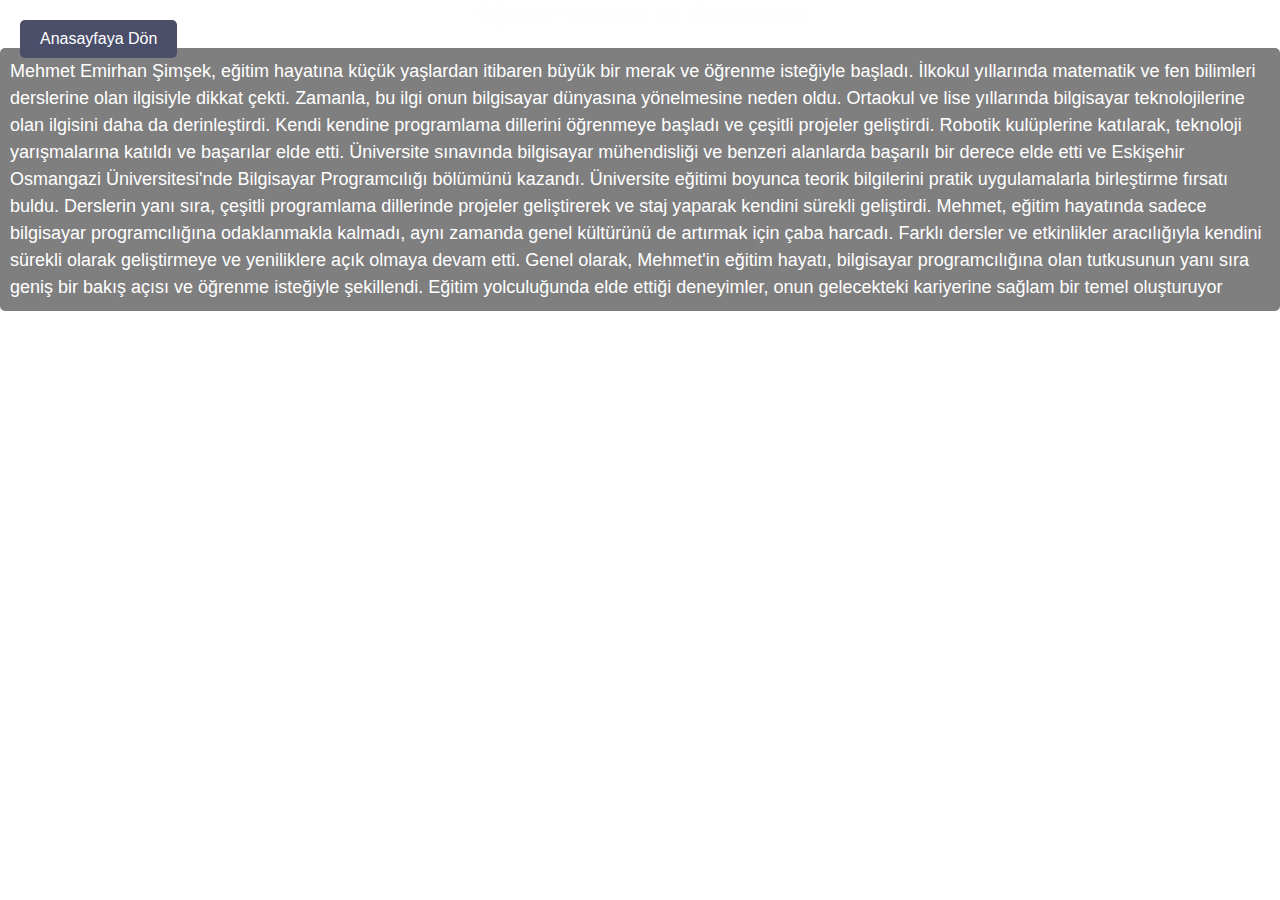
<file: eğitim.html>
<!DOCTYPE html>
<html lang="tr
">
<head>
    <meta charset="UTF-8">
    <meta name="viewport" content="width=device-width, initial-scale=1.0">
    <title>Eğitim Hayatım</title>
    <link rel="stylesheet" href="eğitimhayatım.css">
</head>
<body>
    <h3 id="eğitim">Eğitim Hayatım ve Geçmişim</h3>
    <p>Mehmet Emirhan Şimşek, eğitim hayatına küçük yaşlardan itibaren büyük bir merak ve öğrenme isteğiyle başladı. İlkokul yıllarında matematik ve fen bilimleri derslerine olan ilgisiyle dikkat çekti. Zamanla, bu ilgi onun bilgisayar dünyasına yönelmesine neden oldu.

    Ortaokul ve lise yıllarında bilgisayar teknolojilerine olan ilgisini daha da derinleştirdi. Kendi kendine programlama dillerini öğrenmeye başladı ve çeşitli projeler geliştirdi. Robotik kulüplerine katılarak, teknoloji yarışmalarına katıldı ve başarılar elde etti.

    Üniversite sınavında bilgisayar mühendisliği ve benzeri alanlarda başarılı bir derece elde etti ve Eskişehir Osmangazi Üniversitesi'nde Bilgisayar Programcılığı bölümünü kazandı. Üniversite eğitimi boyunca teorik bilgilerini pratik uygulamalarla birleştirme fırsatı buldu. Derslerin yanı sıra, çeşitli programlama dillerinde projeler geliştirerek ve staj yaparak kendini sürekli geliştirdi.

    Mehmet, eğitim hayatında sadece bilgisayar programcılığına odaklanmakla kalmadı, aynı zamanda genel kültürünü de artırmak için çaba harcadı. Farklı dersler ve etkinlikler aracılığıyla kendini sürekli olarak geliştirmeye ve yeniliklere açık olmaya devam etti.

    Genel olarak, Mehmet'in eğitim hayatı, bilgisayar programcılığına olan tutkusunun yanı sıra geniş bir bakış açısı ve öğrenme isteğiyle şekillendi. Eğitim yolculuğunda elde ettiği deneyimler, onun gelecekteki kariyerine sağlam bir temel oluşturuyor</p>
    <a href="index.html" class="anasayfa-btn">Anasayfaya Dön</a>
</body>
</html>
</file>
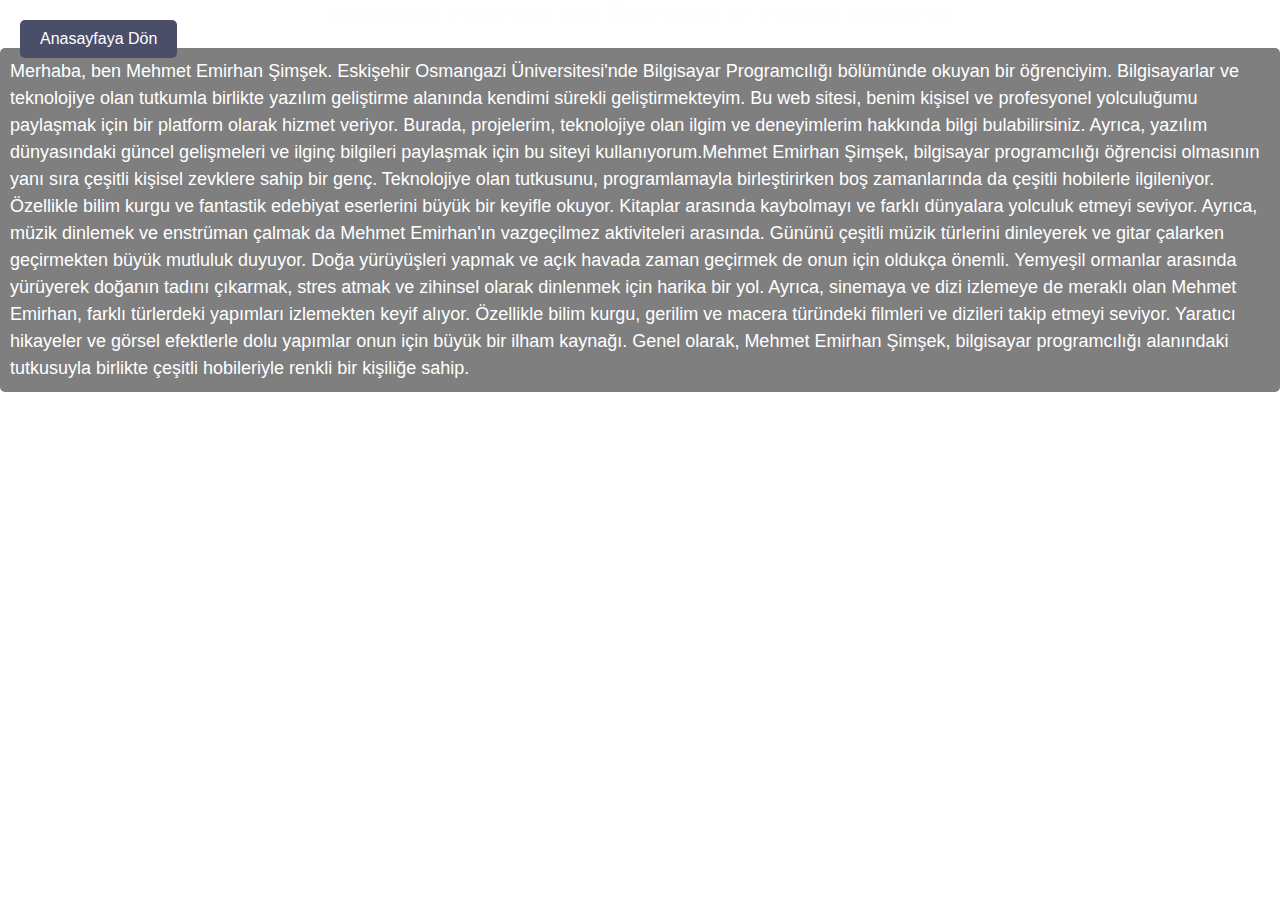
<file: hakkımda.html>
<!DOCTYPE html>
<html lang="tr">
<head>
    <meta charset="UTF-8">
    <meta name="viewport" content="width=device-width, initial-scale=1.0">
    <title>Hakkımda</title>
    <link rel="stylesheet" href="hakkımda.css">
</head>
<body>
    <h3 id="Hakkımda">Bilgisayar Programcılığı Öğrencisi ve Yazılım Geliştirici</h3>
    <p>Merhaba, ben Mehmet Emirhan Şimşek. Eskişehir Osmangazi Üniversitesi'nde Bilgisayar Programcılığı bölümünde okuyan bir öğrenciyim. Bilgisayarlar ve teknolojiye olan tutkumla birlikte yazılım geliştirme alanında kendimi sürekli geliştirmekteyim.

    Bu web sitesi, benim kişisel ve profesyonel yolculuğumu paylaşmak için bir platform olarak hizmet veriyor. Burada, projelerim, teknolojiye olan ilgim ve deneyimlerim hakkında bilgi bulabilirsiniz. Ayrıca, yazılım dünyasındaki güncel gelişmeleri ve ilginç bilgileri paylaşmak için bu siteyi kullanıyorum.Mehmet Emirhan Şimşek, bilgisayar programcılığı öğrencisi olmasının yanı sıra çeşitli kişisel zevklere sahip bir genç. Teknolojiye olan tutkusunu, programlamayla birleştirirken boş zamanlarında da çeşitli hobilerle ilgileniyor. Özellikle bilim kurgu ve fantastik edebiyat eserlerini büyük bir keyifle okuyor. Kitaplar arasında kaybolmayı ve farklı dünyalara yolculuk etmeyi seviyor.

    Ayrıca, müzik dinlemek ve enstrüman çalmak da Mehmet Emirhan'ın vazgeçilmez aktiviteleri arasında. Gününü çeşitli müzik türlerini dinleyerek ve gitar çalarken geçirmekten büyük mutluluk duyuyor. Doğa yürüyüşleri yapmak ve açık havada zaman geçirmek de onun için oldukça önemli. Yemyeşil ormanlar arasında yürüyerek doğanın tadını çıkarmak, stres atmak ve zihinsel olarak dinlenmek için harika bir yol.
    
    Ayrıca, sinemaya ve dizi izlemeye de meraklı olan Mehmet Emirhan, farklı türlerdeki yapımları izlemekten keyif alıyor. Özellikle bilim kurgu, gerilim ve macera türündeki filmleri ve dizileri takip etmeyi seviyor. Yaratıcı hikayeler ve görsel efektlerle dolu yapımlar onun için büyük bir ilham kaynağı.
    
    Genel olarak, Mehmet Emirhan Şimşek, bilgisayar programcılığı alanındaki tutkusuyla birlikte çeşitli hobileriyle renkli bir kişiliğe sahip.</p>

    <a href="index.html" class="anasayfa-btn">Anasayfaya Dön</a>
</body>
</html>
</file>
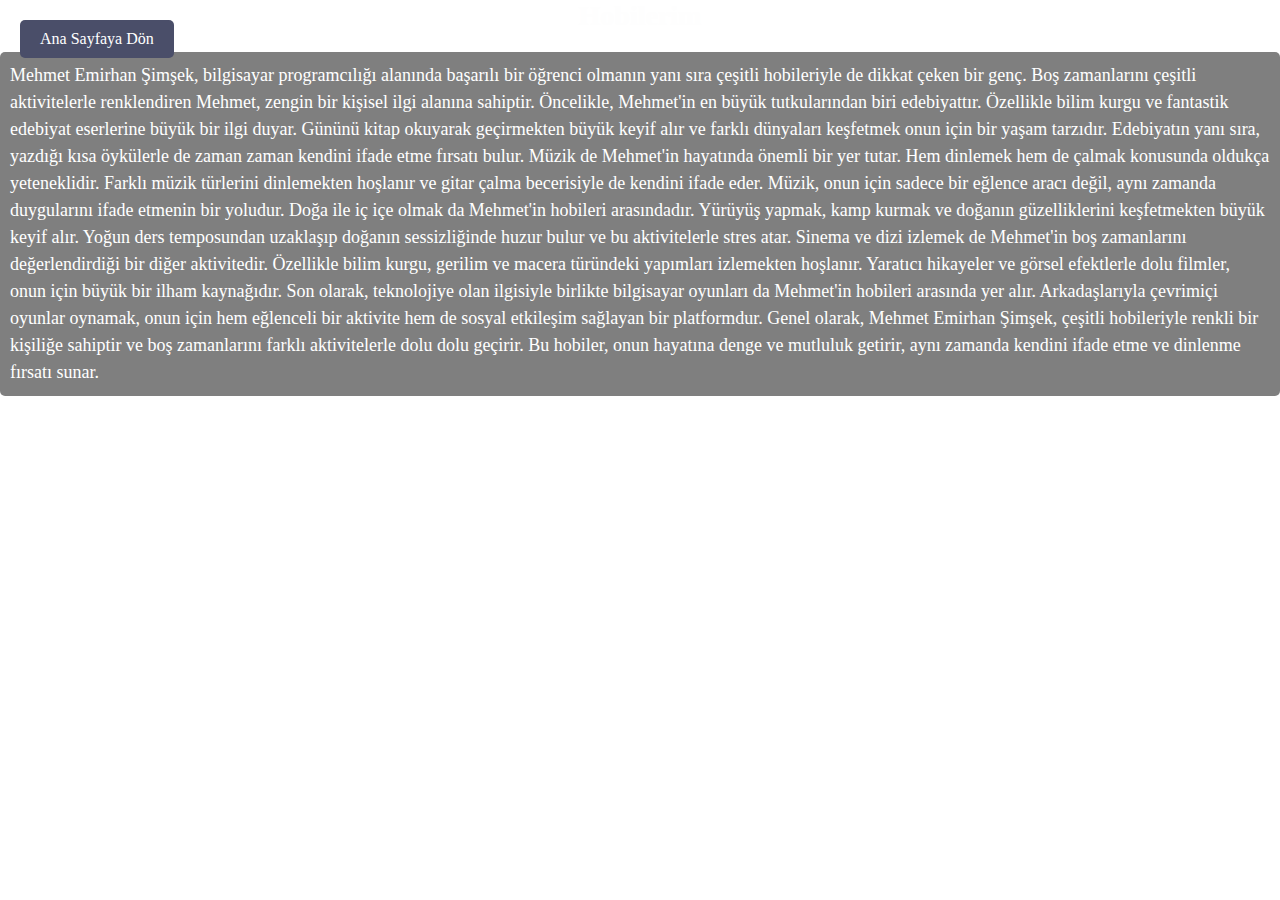
<file: hobilerim.html>
<!DOCTYPE html>
<html lang="en">
<head>
    <meta charset="UTF-8">
    <meta name="viewport" content="width=device-width, initial-scale=1.0">
    <title>Hobilerim</title>
    <link rel="stylesheet" href="style.css">
</head>
<body>
    <a href="index.html" class="anasayfa-btn">Ana Sayfaya Dön</a>
    <h3 id="hobi">Hobilerim</h3>
    <p>Mehmet Emirhan Şimşek, bilgisayar programcılığı alanında başarılı bir öğrenci olmanın yanı sıra çeşitli hobileriyle de dikkat çeken bir genç. Boş zamanlarını çeşitli aktivitelerle renklendiren Mehmet, zengin bir kişisel ilgi alanına sahiptir.

    Öncelikle, Mehmet'in en büyük tutkularından biri edebiyattır. Özellikle bilim kurgu ve fantastik edebiyat eserlerine büyük bir ilgi duyar. Gününü kitap okuyarak geçirmekten büyük keyif alır ve farklı dünyaları keşfetmek onun için bir yaşam tarzıdır. Edebiyatın yanı sıra, yazdığı kısa öykülerle de zaman zaman kendini ifade etme fırsatı bulur.
    
    Müzik de Mehmet'in hayatında önemli bir yer tutar. Hem dinlemek hem de çalmak konusunda oldukça yeteneklidir. Farklı müzik türlerini dinlemekten hoşlanır ve gitar çalma becerisiyle de kendini ifade eder. Müzik, onun için sadece bir eğlence aracı değil, aynı zamanda duygularını ifade etmenin bir yoludur.
    
    Doğa ile iç içe olmak da Mehmet'in hobileri arasındadır. Yürüyüş yapmak, kamp kurmak ve doğanın güzelliklerini keşfetmekten büyük keyif alır. Yoğun ders temposundan uzaklaşıp doğanın sessizliğinde huzur bulur ve bu aktivitelerle stres atar.
    
    Sinema ve dizi izlemek de Mehmet'in boş zamanlarını değerlendirdiği bir diğer aktivitedir. Özellikle bilim kurgu, gerilim ve macera türündeki yapımları izlemekten hoşlanır. Yaratıcı hikayeler ve görsel efektlerle dolu filmler, onun için büyük bir ilham kaynağıdır.
    
    Son olarak, teknolojiye olan ilgisiyle birlikte bilgisayar oyunları da Mehmet'in hobileri arasında yer alır. Arkadaşlarıyla çevrimiçi oyunlar oynamak, onun için hem eğlenceli bir aktivite hem de sosyal etkileşim sağlayan bir platformdur.
    
    Genel olarak, Mehmet Emirhan Şimşek, çeşitli hobileriyle renkli bir kişiliğe sahiptir ve boş zamanlarını farklı aktivitelerle dolu dolu geçirir. Bu hobiler, onun hayatına denge ve mutluluk getirir, aynı zamanda kendini ifade etme ve dinlenme fırsatı sunar.</p>
</body>
</html>
</file>
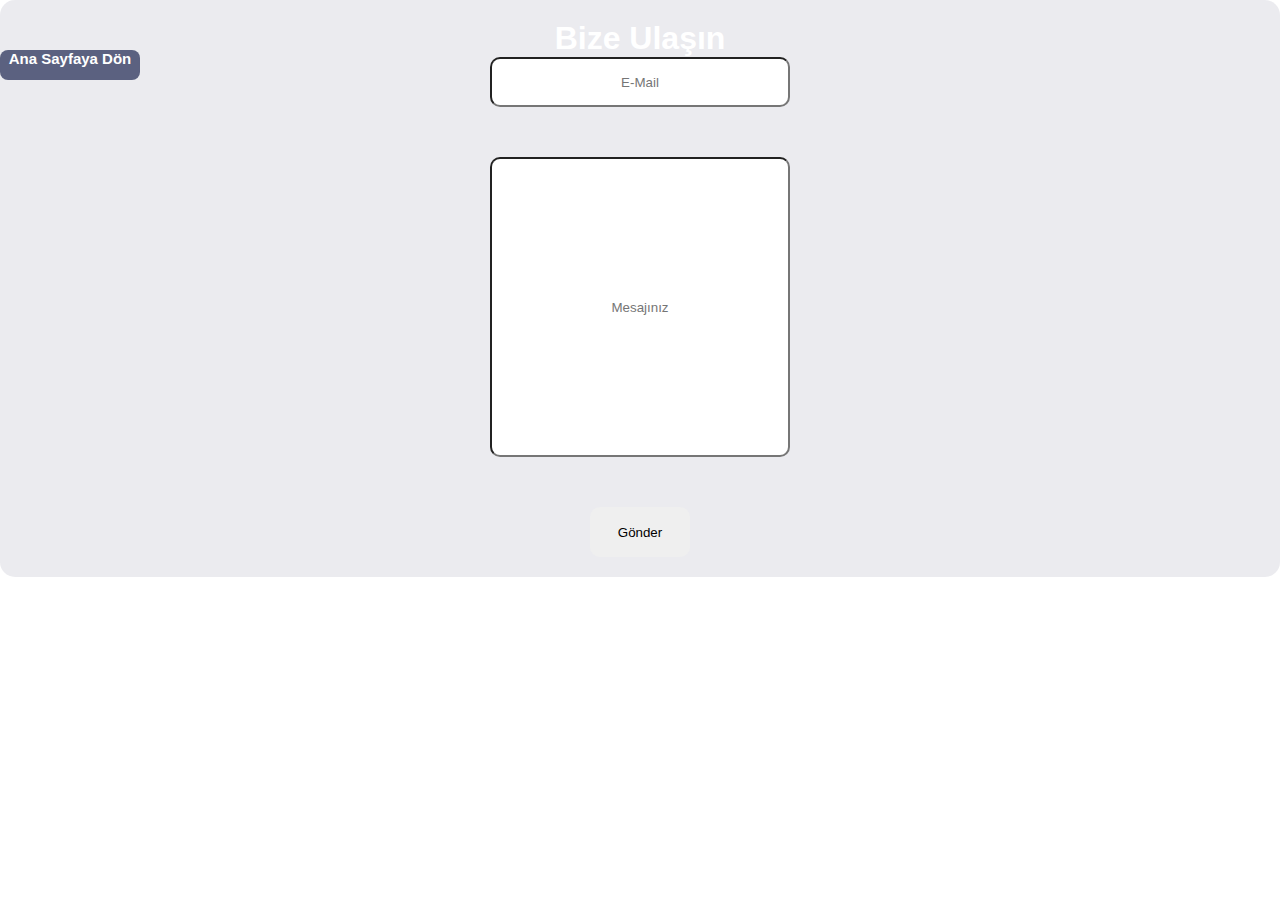
<file: iletişim.html>
<!DOCTYPE html>
<html lang="en">
<head>
    <meta charset="UTF-8">
    <meta name="viewport" content="width=, initial-scale=1.0">
    <title>Document</title>
    <link rel="stylesheet" href="iletişim.css">
</head>
<body>
    <div class="form">
        <form action="">
            <h1>Bize Ulaşın</h1>
            <input type="text" placeholder="E-Mail">
            <input type="text" name="" id="açıklama" placeholder="Mesajınız">
            <input type="submit" value="Gönder" >
        </form>
    </div>
    <div class="anasayfa">
        <a href="index.html"><h2>Ana Sayfaya Dön</h2></a>

    </div>
    
</body>
</html>
</file>
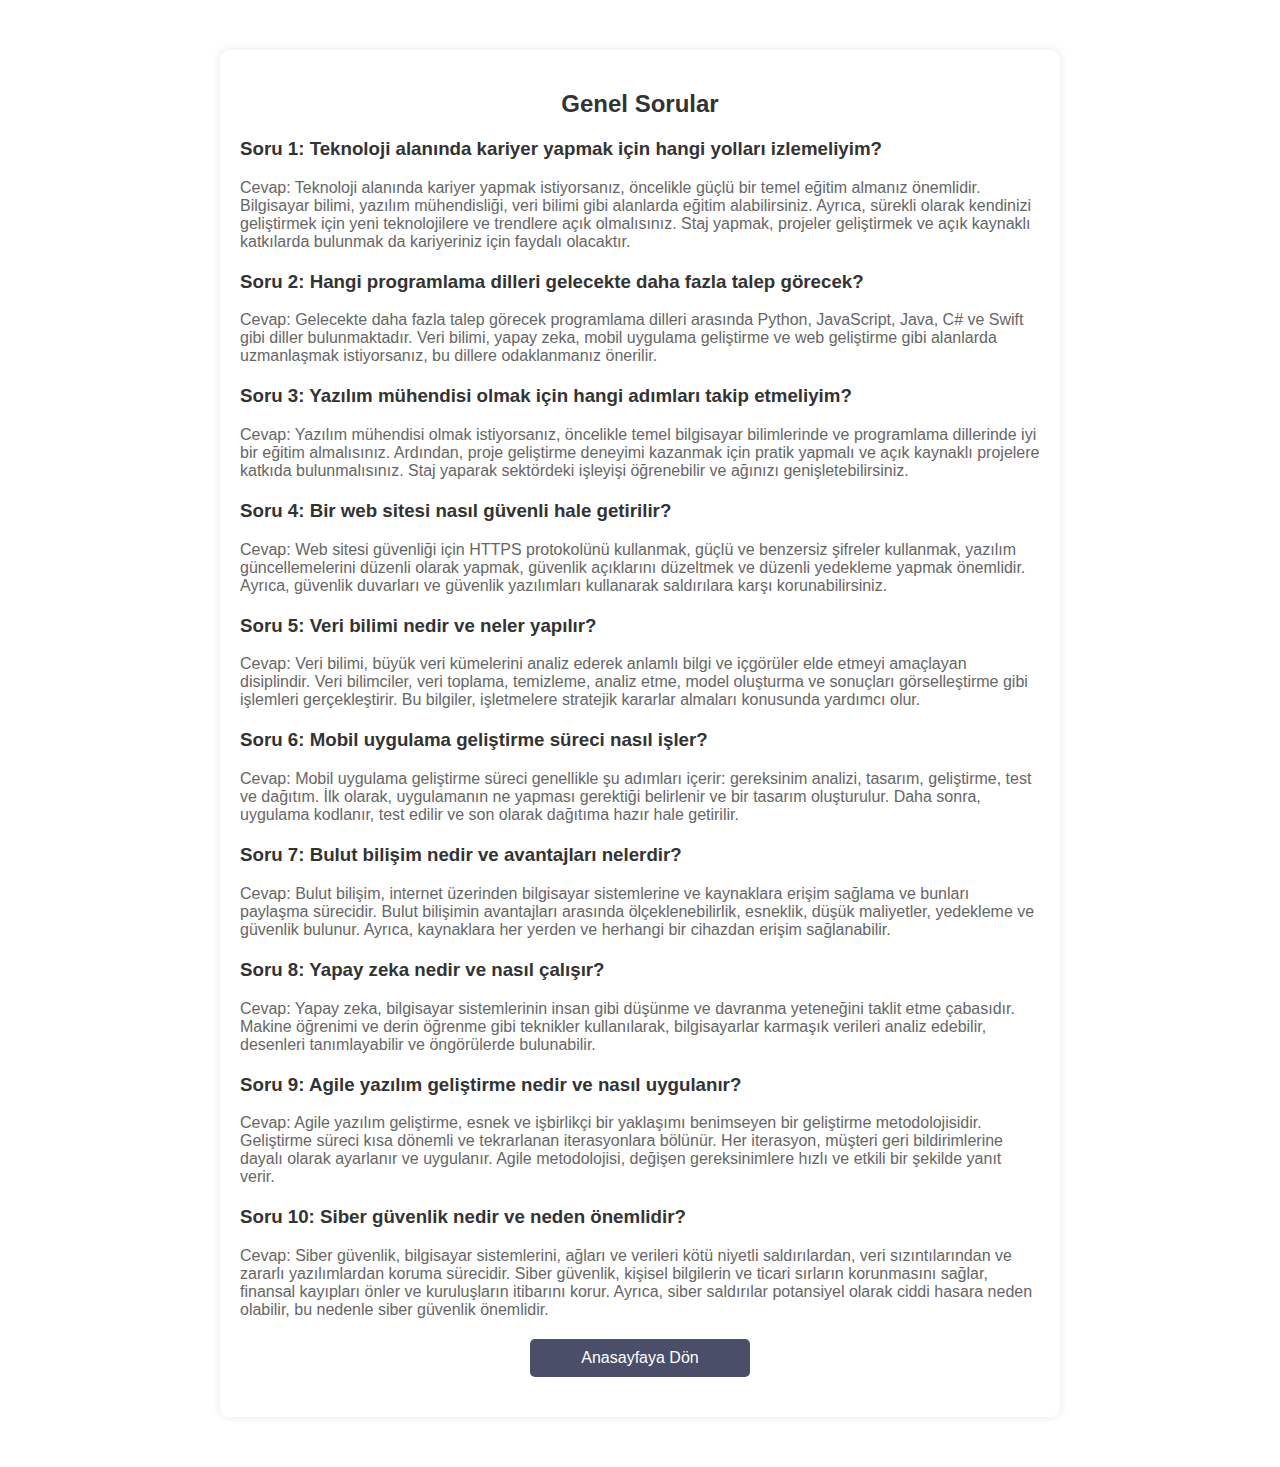
<file: sıkçasorulansorular.html>
<!DOCTYPE html>
<html lang="tr">
<head>
    <meta charset="UTF-8">
    <meta name="viewport" content="width=device-width, initial-scale=1.0">
    <title>Sıkça Sorulan Sorular</title>
    <style>
        body {
            margin: 0;
            padding: 0;
            font-family: Arial, sans-serif;
            background-image: url(https://images.pexels.com/photos/2258536/pexels-photo-2258536.jpeg?auto=compress&cs=tinysrgb&w=1260&h=750&dpr=1);
            background-size: cover;
            background-position: center;
            background-attachment: fixed;
        }

        .container {
            padding: 20px;
            background-color: rgba(255, 255, 255, 0.8); /* Arka planı hafifçe saydam beyaz yap */
            border-radius: 10px;
            max-width: 800px;
            margin: 50px auto;
            box-shadow: 0 0 10px rgba(0, 0, 0, 0.1); /* Hafif bir gölge ekle */
        }

        #sorular {
            color: #333; /* Başlık rengi */
            text-align: center; /* Başlığı ortala */
        }

        .question {
            margin-bottom: 20px;
        }

        .question h3 {
            color: #333; /* Soru başlığı rengi */
        }

        .question p {
            color: #666; /* Cevap metni rengi */
        }

        .anasayfa-btn {
            display: block;
            width: 200px;
            margin: 20px auto;
            padding: 10px;
            text-align: center;
            background-color: #4a4e69;
            color: #fff;
            text-decoration: none;
            border-radius: 5px;
            transition: background-color 0.3s ease;
        }

        .anasayfa-btn:hover {
            background-color: #6b7089;
        }
    </style>
</head>
<body>
    <div class="container">
        <h2 id="sorular">Genel Sorular</h2>
        <div class="faq">
            <div class="question">
                <h3>Soru 1: Teknoloji alanında kariyer yapmak için hangi yolları izlemeliyim?</h3>
                <p>Cevap: Teknoloji alanında kariyer yapmak istiyorsanız, öncelikle güçlü bir temel eğitim almanız önemlidir. Bilgisayar bilimi, yazılım mühendisliği, veri bilimi gibi alanlarda eğitim alabilirsiniz. Ayrıca, sürekli olarak kendinizi geliştirmek için yeni teknolojilere ve trendlere açık olmalısınız. Staj yapmak, projeler geliştirmek ve açık kaynaklı katkılarda bulunmak da kariyeriniz için faydalı olacaktır.</p>
            </div>
            <div class="question">
                <h3>Soru 2: Hangi programlama dilleri gelecekte daha fazla talep görecek?</h3>
                <p>Cevap: Gelecekte daha fazla talep görecek programlama dilleri arasında Python, JavaScript, Java, C# ve Swift gibi diller bulunmaktadır. Veri bilimi, yapay zeka, mobil uygulama geliştirme ve web geliştirme gibi alanlarda uzmanlaşmak istiyorsanız, bu dillere odaklanmanız önerilir.</p>
            </div>
            <div class="question">
                <h3>Soru 3: Yazılım mühendisi olmak için hangi adımları takip etmeliyim?</h3>
                <p>Cevap: Yazılım mühendisi olmak istiyorsanız, öncelikle temel bilgisayar bilimlerinde ve programlama dillerinde iyi bir eğitim almalısınız. Ardından, proje geliştirme deneyimi kazanmak için pratik yapmalı ve açık kaynaklı projelere katkıda bulunmalısınız. Staj yaparak sektördeki işleyişi öğrenebilir ve ağınızı genişletebilirsiniz.</p>
            </div>
            <div class="question">
                <h3>Soru 4: Bir web sitesi nasıl güvenli hale getirilir?</h3>
                <p>Cevap: Web sitesi güvenliği için HTTPS protokolünü kullanmak, güçlü ve benzersiz şifreler kullanmak, yazılım güncellemelerini düzenli olarak yapmak, güvenlik açıklarını düzeltmek ve düzenli yedekleme yapmak önemlidir. Ayrıca, güvenlik duvarları ve güvenlik yazılımları kullanarak saldırılara karşı korunabilirsiniz.</p>
            </div>
            <div class="question">
                <h3>Soru 5: Veri bilimi nedir ve neler yapılır?</h3>
                <p>Cevap: Veri bilimi, büyük veri kümelerini analiz ederek anlamlı bilgi ve içgörüler elde etmeyi amaçlayan disiplindir. Veri bilimciler, veri toplama, temizleme, analiz etme, model oluşturma ve sonuçları görselleştirme gibi işlemleri gerçekleştirir. Bu bilgiler, işletmelere stratejik kararlar almaları konusunda yardımcı olur.</p>
            </div>
            <div class="question">
                <h3>Soru 6: Mobil uygulama geliştirme süreci nasıl işler?</h3>
                <p>Cevap: Mobil uygulama geliştirme süreci genellikle şu adımları içerir: gereksinim analizi, tasarım, geliştirme, test ve dağıtım. İlk olarak, uygulamanın ne yapması gerektiği belirlenir ve bir tasarım oluşturulur. Daha sonra, uygulama kodlanır, test edilir ve son olarak dağıtıma hazır hale getirilir.</p>
            </div>
            <div class="question">
                <h3>Soru 7: Bulut bilişim nedir ve avantajları nelerdir?</h3>
                <p>Cevap: Bulut bilişim, internet üzerinden bilgisayar sistemlerine ve kaynaklara erişim sağlama ve bunları paylaşma sürecidir. Bulut bilişimin avantajları arasında ölçeklenebilirlik, esneklik, düşük maliyetler, yedekleme ve güvenlik bulunur. Ayrıca, kaynaklara her yerden ve herhangi bir cihazdan erişim sağlanabilir.</p>
            </div>
            <div class="question">
                <h3>Soru 8: Yapay zeka nedir ve nasıl çalışır?</h3>
                <p>Cevap: Yapay zeka, bilgisayar sistemlerinin insan gibi düşünme ve davranma yeteneğini taklit etme çabasıdır. Makine öğrenimi ve derin öğrenme gibi teknikler kullanılarak, bilgisayarlar karmaşık verileri analiz edebilir, desenleri tanımlayabilir ve öngörülerde bulunabilir.</p>
            </div>
            <div class="question">
                <h3>Soru 9: Agile yazılım geliştirme nedir ve nasıl uygulanır?</h3>
                <p>Cevap: Agile yazılım geliştirme, esnek ve işbirlikçi bir yaklaşımı benimseyen bir geliştirme metodolojisidir. Geliştirme süreci kısa dönemli ve tekrarlanan iterasyonlara bölünür. Her iterasyon, müşteri geri bildirimlerine dayalı olarak ayarlanır ve uygulanır. Agile metodolojisi, değişen gereksinimlere hızlı ve etkili bir şekilde yanıt verir.</p>
            </div>
            <div class="question">
                <h3>Soru 10: Siber güvenlik nedir ve neden önemlidir?</h3>
                <p>Cevap: Siber güvenlik, bilgisayar sistemlerini, ağları ve verileri kötü niyetli saldırılardan, veri sızıntılarından ve zararlı yazılımlardan koruma sürecidir. Siber güvenlik, kişisel bilgilerin ve ticari sırların korunmasını sağlar, finansal kayıpları önler ve kuruluşların itibarını korur. Ayrıca, siber saldırılar potansiyel olarak ciddi hasara neden olabilir, bu nedenle siber güvenlik önemlidir.</p>
            </div>
        </div>
        <a href="index.html" class="anasayfa-btn">Anasayfaya Dön</a>
    </div>
</body>
</html>
</file>
<file: eğitimhayatım.css>
#eğitim {
    color: #fefefe; /* Başlık rengi */
    font-size: 24px; /* Başlık font boyutu */
    margin-bottom: 20px; /* Alt boşluk */
    text-align: center; /* Başlığı ortala */
    position: relative; /* Konumlandırma için */
}

#eğitim + p {
    color: #000000; /* Metin rengi */
    font-size: 18px; /* Metin font boyutu */
    line-height: 1.5; /* Satır yüksekliği */
    margin-bottom: 20px; /* Alt boşluk */
}

.anasayfa-btn {
    position: absolute;
    top: 20px;
    left: 20px; /* Sol üst köşeye yerleştir */
    padding: 10px 20px;
    background-color: #4a4e69;
    color: #ffffff;
    text-decoration: none;
    border-radius: 5px;
    font-size: 16px;
    transition: background-color 0.3s ease;
}

.anasayfa-btn:hover {
    background-color: #6b7089;
}

body {
    margin: 0; /* Sayfanın kenar boşluklarını sıfırla */
    padding: 0; /* Sayfa içeriğinin boşluklarını sıfırla */
    font-family: Arial, sans-serif; /* Metin fontu */
    background-image: url(https://images.pexels.com/photos/2258536/pexels-photo-2258536.jpeg?auto=compress&cs=tinysrgb&w=1260&h=750&dpr=1); /* Arka plan resmi */
    background-size: cover;
    background-position: center;
    background-attachment: fixed; /* Arka planın kaymasını önler */
}

#eğitim + p {
    color: #000000; /* Metin rengi */
    font-size: 18px; /* Metin font boyutu */
    line-height: 1.5; /* Satır yüksekliği */
    margin-bottom: 20px; /* Alt boşluk */
    transition: box-shadow 0.3s ease; /* Gölge değişimini animasyonla yap */
    box-shadow: 0 0 10px rgba(251, 251, 251, 0); /* Başlangıçta gölge yok */
}

#eğitim + p:hover {
    box-shadow: 0 0 10px rgba(255, 255, 255, 0.5); /* Metnin üzerine gelindiğinde gölge ekle */
}

#eğitim + p {
    color: #ffffff; /* Metin rengi */
    font-size: 18px; /* Metin font boyutu */
    line-height: 1.5; /* Satır yüksekliği */
    margin-bottom: 20px; /* Alt boşluk */
    background-color: rgba(0, 0, 0, 0.5); /* Metnin arka planını şeffaf lacivert yap */
    padding: 10px; /* Metin içeriğine dolgu ekle */
    border-radius: 5px; /* Kenarlara yuvarlaklık ekle */
}

#eğitim + p:hover {
    background-color: rgba(0, 0, 0, 0.7); /* Metnin üzerine gelindiğinde arka planı biraz daha koyulaştır */
}

/* Genel CSS */
* {
    margin: 0;
    padding: 0;
    box-sizing: border-box;
}

body {
    font-family: Arial, sans-serif;
    background-image: url(https://images.pexels.com/photos/2258536/pexels-photo-2258536.jpeg?auto=compress&cs=tinysrgb&w=1260&h=750&dpr=1);
    background-size: cover;
    background-position: center;
    background-attachment: fixed;
}

/* Header */
.header {
    display: flex;
    justify-content: center;
    align-items: center;
    position: fixed;
    top: 0;
    width: 100%;
    background-color: rgba(52, 60, 103, 0.5);
    text-align: center;
    z-index: 2;
}

.header h1 {
    color: #ffffff;
    font-family: Arial, Helvetica, sans-serif;
    font-size: 24px;
    line-height: 50px;
    cursor: pointer;
}

/* Side Menu */
.side {
    font-family: Arial, Helvetica, sans-serif;
    display: flex;
    position: relative;
    top: 70px;
    align-items: center;
    z-index: 1;
}

.side .sol {
    position: fixed;
    background-color: rgba(55, 65, 97, 0.6);
    border-radius: 8px;
    width: 200px;
    height: 490px;
    display: flex;
    left: 10px;
    align-items: center;
    justify-content: center;
    top: 90px;
}

.side .sol a {
    position: relative;
    top: 20px;
    margin-bottom: 75px;
    display: flex;
    color: #ffffff;
    text-decoration: none;
    font-size: 20px;
    justify-content: center;
    width: 180px;
    transition: 0.5s all;
}

.side .sol a:hover {
    background-color: rgba(55, 62, 100, 0.8);
    transform: scale(1.1);
    color: #ffffff;
}

/* Main Content */
.orta {
    width: 100%;
    max-width: 900px;
    margin: 0 auto;
    padding: 20px;
    margin-top: 50px;
}

.orta h3 {
    color: #514b83;
    font-size: 30px;
    text-align: center;
}

.orta p {
    color: white;
    font-size: 20px;
    margin-bottom: 20px;
}

/* Footer */
footer {
    position: fixed;
    bottom: 0;
    width: 100%;
    background-color: rgba(56, 62, 101, 0.8);
    color: #ffffff;
    text-align: center;
    height: 30px;
    z-index: 2;
}

/* Responsive Tasarım */
@media screen and (max-width: 768px) {
    /* Header */
    .header h1 {
        font-size: 20px;
        line-height: 40px;
    }

    /* Main Content */
    .orta {
        padding: 10px;
        margin-top: 40px;
    }

    /* Footer */
    footer {
        height: 20px;
    }
}
</file>
<file: hakkımda.css>
#Hakkımda {
    color: #fefefe; /* Başlık rengi */
    font-size: 24px; /* Başlık font boyutu */
    margin-bottom: 20px; /* Alt boşluk */
    text-align: center; /* Başlığı ortala */
    position: relative; /* Konumlandırma için */
}

#Hakkımda + p {
    color: #000000; /* Metin rengi */
    font-size: 18px; /* Metin font boyutu */
    line-height: 1.5; /* Satır yüksekliği */
    margin-bottom: 20px; /* Alt boşluk */
}

.anasayfa-btn {
    position: absolute;
    top: 20px;
    left: 20px; /* Sol üst köşeye yerleştir */
    padding: 10px 20px;
    background-color: #4a4e69;
    color: #ffffff;
    text-decoration: none;
    border-radius: 5px;
    font-size: 16px;
    transition: background-color 0.3s ease;
}

.anasayfa-btn:hover {
    background-color: #6b7089;
}

body {
    margin: 0; /* Sayfanın kenar boşluklarını sıfırla */
    padding: 0; /* Sayfa içeriğinin boşluklarını sıfırla */
    font-family: Arial, sans-serif; /* Metin fontu */
    background-image: url(https://images.pexels.com/photos/2258536/pexels-photo-2258536.jpeg?auto=compress&cs=tinysrgb&w=1260&h=750&dpr=1); /* Arka plan resmi */
    background-size: cover;
    background-position: center;
    background-attachment: fixed; /* Arka planın kaymasını önler */
}
#Hakkımda + p {
    color: #000000; /* Metin rengi */
    font-size: 18px; /* Metin font boyutu */
    line-height: 1.5; /* Satır yüksekliği */
    margin-bottom: 20px; /* Alt boşluk */
    transition: box-shadow 0.3s ease; /* Gölge değişimini animasyonla yap */
    box-shadow: 0 0 10px rgba(251, 251, 251, 0); /* Başlangıçta gölge yok */
}

#Hakkımda + p:hover {
    box-shadow: 0 0 10px rgba(255, 255, 255, 0.5); /* Metnin üzerine gelindiğinde gölge ekle */
}
#Hakkımda + p {
    color: #ffffff; /* Metin rengi */
    font-size: 18px; /* Metin font boyutu */
    line-height: 1.5; /* Satır yüksekliği */
    margin-bottom: 20px; /* Alt boşluk */
    background-color: rgba(0, 0, 0, 0.5); /* Metnin arka planını şeffaf lacivert yap */
    padding: 10px; /* Metin içeriğine dolgu ekle */
    border-radius: 5px; /* Kenarlara yuvarlaklık ekle */
}

#Hakkımda + p:hover {
    background-color: rgba(0, 0, 0, 0.7); /* Metnin üzerine gelindiğinde arka planı biraz daha koyulaştır */
}
/* Genel CSS */
* {
    margin: 0;
    padding: 0;
    box-sizing: border-box;
}

body {
    font-family: Arial, sans-serif;
    background-image: url(https://images.pexels.com/photos/2258536/pexels-photo-2258536.jpeg?auto=compress&cs=tinysrgb&w=1260&h=750&dpr=1);
    background-size: cover;
    background-position: center;
    background-attachment: fixed;
}

/* Header */
.header {
    display: flex;
    justify-content: center;
    align-items: center;
    position: fixed;
    top: 0;
    width: 100%;
    background-color: rgba(52, 60, 103, 0.5);
    text-align: center;
    z-index: 2;
}

.header h1 {
    color: #ffffff;
    font-family: Arial, Helvetica, sans-serif;
    font-size: 24px;
    line-height: 50px;
    cursor: pointer;
}

/* Side Menu */
.side {
    font-family: Arial, Helvetica, sans-serif;
    display: flex;
    position: relative;
    top: 70px;
    align-items: center;
    z-index: 1;
}

.side .sol {
    position: fixed;
    background-color: rgba(55, 65, 97, 0.6);
    border-radius: 8px;
    width: 200px;
    height: 490px;
    display: flex;
    left: 10px;
    align-items: center;
    justify-content: center;
    top: 90px;
}

.side .sol a {
    position: relative;
    top: 20px;
    margin-bottom: 75px;
    display: flex;
    color: #ffffff;
    text-decoration: none;
    font-size: 20px;
    justify-content: center;
    width: 180px;
    transition: 0.5s all;
}

.side .sol a:hover {
    background-color: rgba(55, 62, 100, 0.8);
    transform: scale(1.1);
    color: #ffffff;
}

/* Main Content */
.orta {
    width: 100%;
    max-width: 900px;
    margin: 0 auto;
    padding: 20px;
    margin-top: 50px;
}

.orta h3 {
    color: #514b83;
    font-size: 30px;
    text-align: center;
}

.orta p {
    color: white;
    font-size: 20px;
    margin-bottom: 20px;
}

/* Footer */
footer {
    position: fixed;
    bottom: 0;
    width: 100%;
    background-color: rgba(56, 62, 101, 0.8);
    color: #ffffff;
    text-align: center;
    height: 30px;
    z-index: 2;
}

/* Responsive Tasarım */
@media screen and (max-width: 768px) {
    /* Header */
    .header h1 {
        font-size: 20px;
        line-height: 40px;
    }

    /* Main Content */
    .orta {
        padding: 10px;
        margin-top: 40px;
    }

    /* Footer */
    footer {
        height: 20px;
    }
}
</file>
<file: style.css>
* {
    margin: 0;
    padding: 0;
    box-sizing: border-box;
}

.header {
    display: flex;
    justify-content: center;
    align-items: center;
    position: fixed;
    top: 0;
    width: 100%;
    z-index: 2;
}
.header h1 {
    text-align: center;
}
.profil {
    display: flex;
    margin-left: 18%;
}

.header h1 {
    color: #ffffff;
    background-color: rgba(52, 60, 103, 0.5); /* Menüyü saydamlaştırmak için rgba kullanıyoruz */
    width: 100%;
    text-align: center;
    height: 50px;
    line-height: 50px;
    cursor: pointer;
    font-family: Arial, Helvetica, sans-serif;
    
}

body {
    background: url(https://images.pexels.com/photos/2258536/pexels-photo-2258536.jpeg?auto=compress&cs=tinysrgb&w=1260&h=750&dpr=1);
    background-size: cover;
    min-height: 100vh;
}

.side {
    font-family: Arial, Helvetica, sans-serif;
    display: flex;
    position: fixed;
    top: 70px;
    align-items: center;
    z-index: 1; /* Menüyü arka plan resminin üzerine taşıyoruz */
}

.side .sol {
    position: fixed;
    background-color: rgba(55, 65, 97, 0.6); /* Menüyü saydamlaştırmak için rgba kullanıyoruz */
    border-radius: 8px;
    width: 200px;
    height: 490px;
    display: flex;
    left: 10px;
    align-items: center;
    justify-content: center;
    top: 90px;
   
}

.side .sol a {
    position: relative;
    top: 20px;
    margin-bottom: 75px;
    display: flex;
    color: #ffffff;
    text-decoration: none;
    font-size: 20px;
    justify-content: center;
    width: 180px;
    transition: 0.5s all;
    
}

.side .sol a:hover {
    background-color: rgba(55, 62, 100, 0.8); 
    transform: scale(1.1);
    color: #ffffff;
}

.sag {
    display: flex;
    position: fixed;
    top: 70px;
    float: right;
    left: 1200px;
    background-color: rgba(56, 46, 84, 0.1); /* Menüyü saydamlaştırmak için rgba kullanıyoruz */
    
    z-index: 1; /* Menüyü arka plan resminin üzerine taşıyoruz */
}

.sag h2 {
    color: #ffffff;
    font-family: Arial, Helvetica, sans-serif;
}

.sag form {
    display: flex;
    flex-direction: column;
    align-items: center;
    background-color: rgba(54, 54, 94, 0.1); /* Menüyü saydamlaştırmak için rgba kullanıyoruz */
    padding: 20px;
   
}

.sag form input[type="text"] {
    margin: 5px;
    padding: 10px;
    width: 300px;
    height: 40px;
    border-radius: 8px;
    border: 3px solid rgba(55, 61, 93, 0.8); /* Menüyü saydamlaştırmak için rgba kullanıyoruz */
    text-align: center;
    background-color: #ffffff;
}

#açıklama {
    height: 300px;
}

.sag form input[type="submit"] {
    width: 200px;
    height: 30px;
    font-size: 20px;
    border-radius: 8px;
    color: #ffffff;
    transition: 0.5s all;
    border: 3px solid rgba(55, 62, 93, 0.8); /* Menüyü saydamlaştırmak için rgba kullanıyoruz */
    background-color: rgba(55, 61, 98, 0.8); /* Menüyü saydamlaştırmak için rgba kullanıyoruz */
}

.sag form input[type="submit"]:hover {
    transform: scale(1.2);
    background-color: rgba(56, 65, 105, 0.8); /* Menüyü saydamlaştırmak için rgba kullanıyoruz */
    border: none;
    color: #f5f1f1;
}

footer {
    background-color: rgba(56, 62, 101, 0.8); /* Menüyü saydamlaştırmak için rgba kullanıyoruz */
    color: #ffffff;
    text-align: center;
    position: fixed;
    bottom: 0;
    width: 100%;
    height: 30px;
    z-index: 2;
}

.social ul {
    display: flex;
    justify-content: center;
    align-items: center;
    list-style: none;
    padding: 0;
}

.social li {
    margin: 0 10px;
}

.social li a img {
    height: 30px;
    width: auto;
    filter: grayscale(3);
    transition: 0.5s;
}

.social li a img:hover {
    filter: grayscale(0);
    transform: scale(1.2);
}

.orta {
   
    width: calc(100% - 430px);
    max-width: 900px;
    margin-left: 220px;
    margin-top: 50px;
    padding: 20px;
}

.orta h3 {
    color: #514b83;
    font-size: 30px;
    text-align: center;
}

.orta p {
    color: white;
    font-size: 20px;
    margin-bottom: 20px;
}
@keyframes changeTextColor {
    0% { color: #ff6347; } /* Başlangıç rengi */
    50% { color: #4a4e69; } /* Yarı noktada yeni bir renge geçiş */
    100% { color: #ff6347; } /* Son renk */
}


/* Mobil Cihazlar için Ek CSS */

/* Sol Menü */
@media only screen and (max-width: 768px) {
    .side .sol {
        position: relative; /* Mobil cihazlarda sabit pozisyonu kaldır */
        width: auto; /* Mobil cihazlarda genişliği otomatik ayarla */
        height: auto; /* Mobil cihazlarda yüksekliği otomatik ayarla */
        margin: 10px; /* Kenarlardan bir miktar boşluk bırak */
        top: 0; /* Yukarıdan bir miktar boşluk bırak */
        left: 0; /* Soldan bir miktar boşluk bırak */
    }

    .side .sol a {
        margin-bottom: 10px; /* Mobil cihazlarda linkler arasındaki boşluğu azalt */
    }
}

/* Görüş ve Öneriler Formu */
@media only screen and (max-width: 768px) {
    .sag {
        position: relative; /* Mobil cihazlarda sabit pozisyonu kaldır */
        width: auto; /* Mobil cihazlarda genişliği otomatik ayarla */
        float: none; /* Mobil cihazlarda float'ı kaldır */
        margin-top: 20px; /* Üstten bir miktar boşluk bırak */
    }
}

/* Görüş ve Öneriler Formu Inputları */
@media only screen and (max-width: 768px) {
    .sag form input[type="text"],
    .sag form input[type="submit"] {
        width: 80%; /* Mobil cihazlarda input genişliğini ayarla */
        margin: 5px auto; /* Mobil cihazlarda ortalamak için margin ekle */
    }
}
#hobi {
    text-align: center; /* Metni ortala */
}
#hobi {
    text-align: center; /* Metni ortala */
    color: #fefefe; /* Metin rengi */
    font-size: 28px; /* Metin font boyutu */
    margin-bottom: 20px; /* Alt boşluk */
}
#hobi + p {
    color: #ffffff; /* Metin rengi */
    font-size: 18px; /* Metin font boyutu */
    line-height: 1.5; /* Satır yüksekliği */
    margin-bottom: 20px; /* Alt boşluk */
    background-color: rgba(0, 0, 0, 0.5); /* Metnin arka planını saydamlaştır */
    padding: 10px; /* Metin içeriğine dolgu ekle */
    border-radius: 5px; /* Kenarlara yuvarlaklık ekle */
    transition: box-shadow 0.3s ease; /* Gölge değişimini animasyonla yap */
    box-shadow: 0 0 10px rgba(251, 251, 251, 0); /* Başlangıçta gölge yok */
}

#hobi + p:hover {
    background-color: rgba(0, 0, 0, 0.7); /* Metnin üzerine gelindiğinde arka planı biraz daha koyulaştır */
    box-shadow: 0 0 10px rgba(255, 255, 255, 0.5); /* Metnin üzerine gelindiğinde gölge ekle */
}
/* Genel CSS */
* {
    margin: 0;
    padding: 0;
    box-sizing: border-box;
}

.anasayfa-btn {
    position: fixed;
    top: 20px;
    left: 20px;
    padding: 10px 20px;
    background-color: #4a4e69;
    color: #ffffff;
    text-decoration: none;
    border-radius: 5px;
    font-size: 16px;
    transition: background-color 0.3s ease;
    z-index: 9999; /* Butonun diğer öğelerin üzerine gelmesini sağlar */
}

.anasayfa-btn:hover {
    background-color: #6b7089;
}

/* Diğer stillendirme kodları buraya eklenebilir */
.profil {
    position: relative;
    display: flex;
    top: 1200px;
    left: 250px;
    width: 257px;
    height: 275px;
    top: 50px;
    border-radius: 8px;
}
.orta{
    position: relative;
    display: flex;
    align-items: center;
    justify-content: center;
    width: 900px;
    top: 50%;
    height: auto;
    }
.orta p {
    text-align: center;
}
.profil img {
    border-radius: 8px;
    border: 3px solid white;
}
</file>
<file: iletişim.css>
@import url(style.css);

form {
    display: flex;
    flex-direction: column;
    align-items: center;
    background-color: rgba(55, 62, 100, 0.1); /* Koyu Gri */
    padding: 20px;
    border-radius: 15px; /* Yumuşak hatlar için border-radius */
}

.form input[type="text"] {
    width: 300px;
    height: 50px;
    text-align: center;
    margin-bottom: 50px;
    border-radius: 10px; /* Yumuşak hatlar için border-radius */
}

.form h1 {
    color:  rgb(255, 255, 255);
    font-family: Arial, Helvetica, sans-serif;
}

.form input[type="submit"] {
    width: 100px;
    height: 50px;
    transition: transform 0.5s ease, background-color 0.5s ease; /* Gönder butonu için hover efekti */
    border-radius: 10px; /* Yumuşak hatlar için border-radius */
    border: none; /* Kenar çizgisini kaldırma */
}

.form input[type="submit"]:hover {
    transform: scale(1.1); /* Gönder butonu için hover efekti */
    background-color: rgba(55, 62, 100, 0.8); /* Gönder butonunun hover arka plan rengi */
    cursor: pointer; /* Gönder butonuna fare üzerine geldiğinde işaretçi tipini değiştirme */
}


.anasayfa a h2 {
    font-family: Arial, Helvetica, sans-serif;
    text-decoration: none;
    color: rgb(255, 255, 255);
    font-size: 15px;
    background-color: rgba(55, 62, 100, 0.8); 
    display: inline;
    position: absolute;
    border-radius: 8px;
    text-align: center;
    width: 140px;
    height: 30px;
    left: 0;
    top: 50px;
}

.anasayfa h2:hover {
    transform: scale(1.1);
}
/* Genel CSS */
* {
    margin: 0;
    padding: 0;
    box-sizing: border-box;
}

body {
    font-family: Arial, sans-serif;
    background-image: url(https://images.pexels.com/photos/2258536/pexels-photo-2258536.jpeg?auto=compress&cs=tinysrgb&w=1260&h=750&dpr=1);
    background-size: cover;
    background-position: center;
    background-attachment: fixed;
}

/* Header */
.header {
    display: flex;
    justify-content: center;
    align-items: center;
    position: fixed;
    top: 0;
    width: 100%;
    background-color: rgba(52, 60, 103, 0.5);
    text-align: center;
    z-index: 2;
}

.header h1 {
    color: #ffffff;
    font-family: Arial, Helvetica, sans-serif;
    font-size: 24px;
    line-height: 50px;
    cursor: pointer;
}

/* Side Menu */
.side {
    font-family: Arial, Helvetica, sans-serif;
    display: flex;
    position: relative;
    top: 70px;
    align-items: center;
    z-index: 1;
}

.side .sol {
    position: fixed;
    background-color: rgba(55, 65, 97, 0.6);
    border-radius: 8px;
    width: 200px;
    height: 490px;
    display: flex;
    left: 10px;
    align-items: center;
    justify-content: center;
    top: 90px;
}

.side .sol a {
    position: relative;
    top: 20px;
    margin-bottom: 75px;
    display: flex;
    color: #ffffff;
    text-decoration: none;
    font-size: 20px;
    justify-content: center;
    width: 180px;
    transition: 0.5s all;
}

.side .sol a:hover {
    background-color: rgba(55, 62, 100, 0.8);
    transform: scale(1.1);
    color: #ffffff;
}

/* Main Content */
.orta {
    width: 100%;
    max-width: 900px;
    margin: 0 auto;
    padding: 20px;
    margin-top: 50px;
}

.orta h3 {
    color: #514b83;
    font-size: 30px;
    text-align: center;
}

.orta p {
    color: white;
    font-size: 20px;
    margin-bottom: 20px;
}

/* Footer */
footer {
    position: fixed;
    bottom: 0;
    width: 100%;
    background-color: rgba(56, 62, 101, 0.8);
    color: #ffffff;
    text-align: center;
    height: 30px;
    z-index: 2;
}

/* Responsive Tasarım */
@media screen and (max-width: 768px) {
    /* Header */
    .header h1 {
        font-size: 20px;
        line-height: 40px;
    }

    /* Main Content */
    .orta {
        padding: 10px;
        margin-top: 40px;
    }

    /* Footer */
    footer {
        height: 20px;
    }
}
</file>
